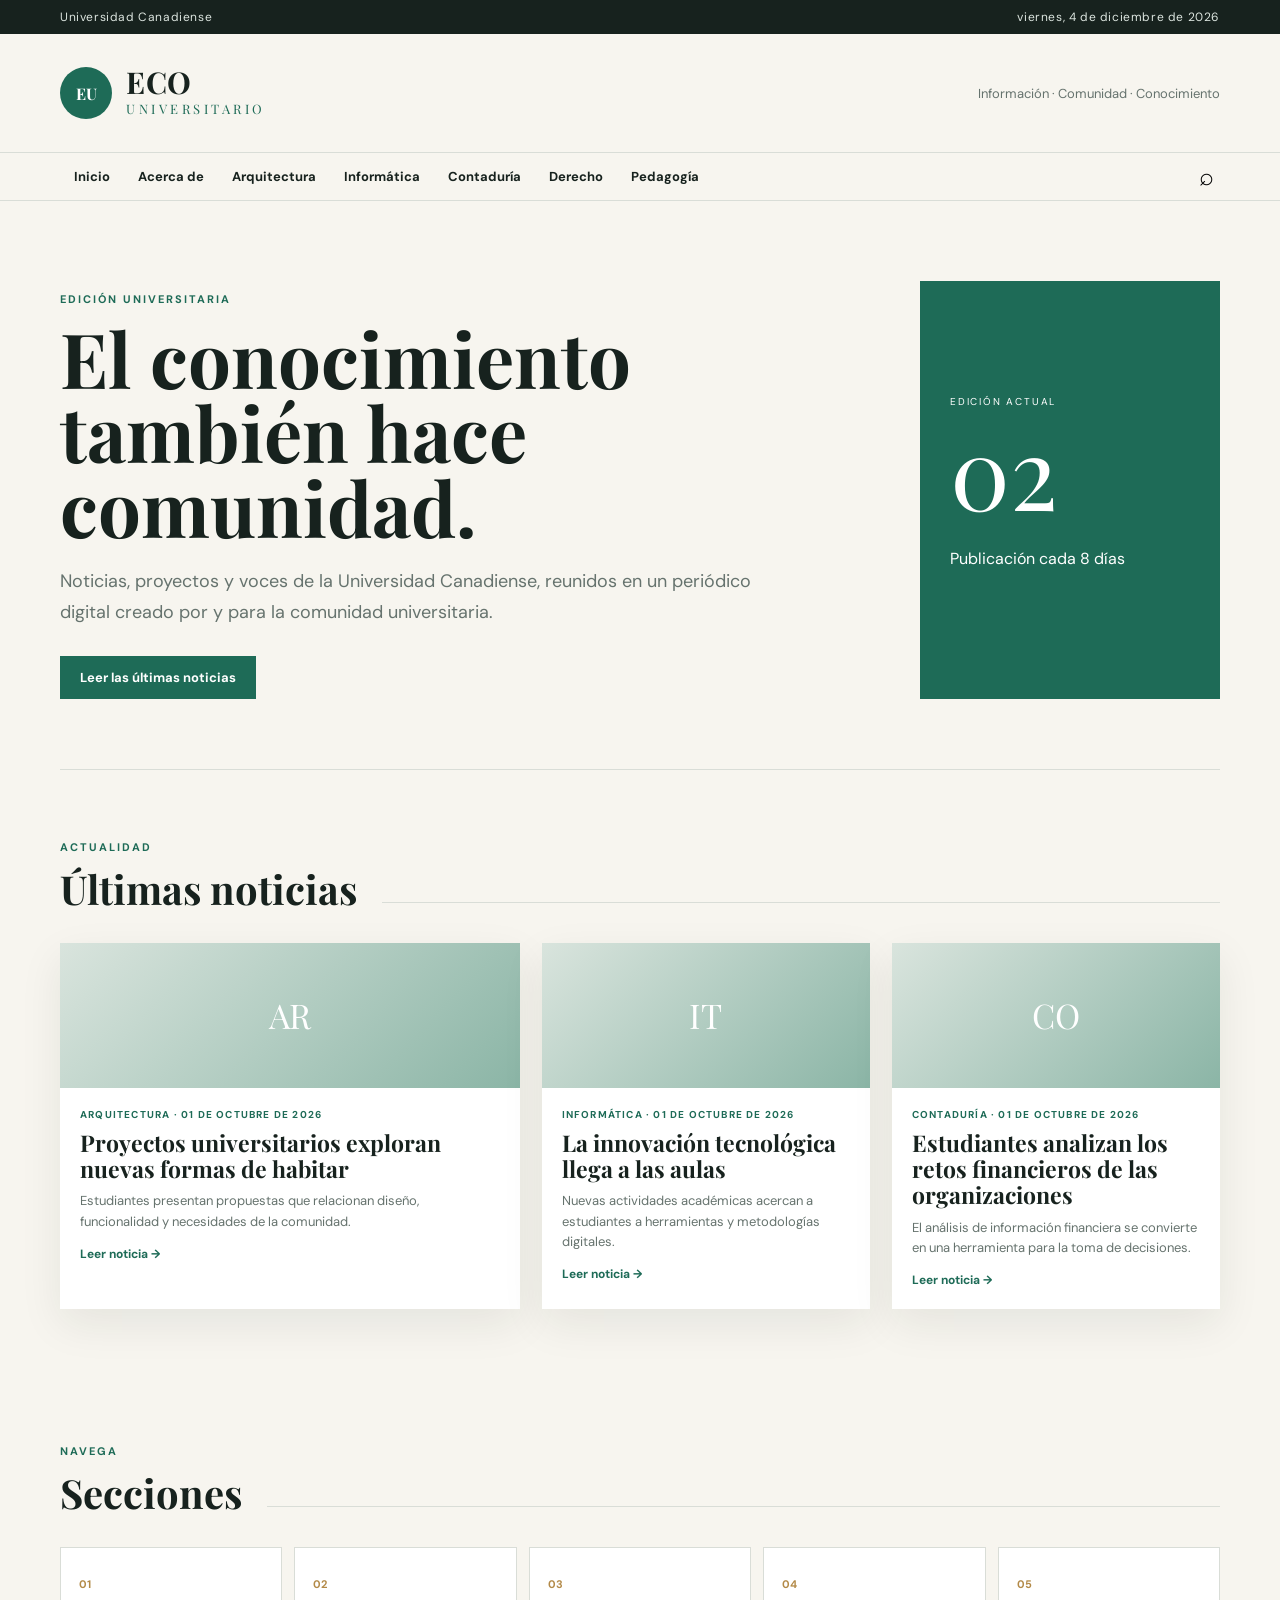
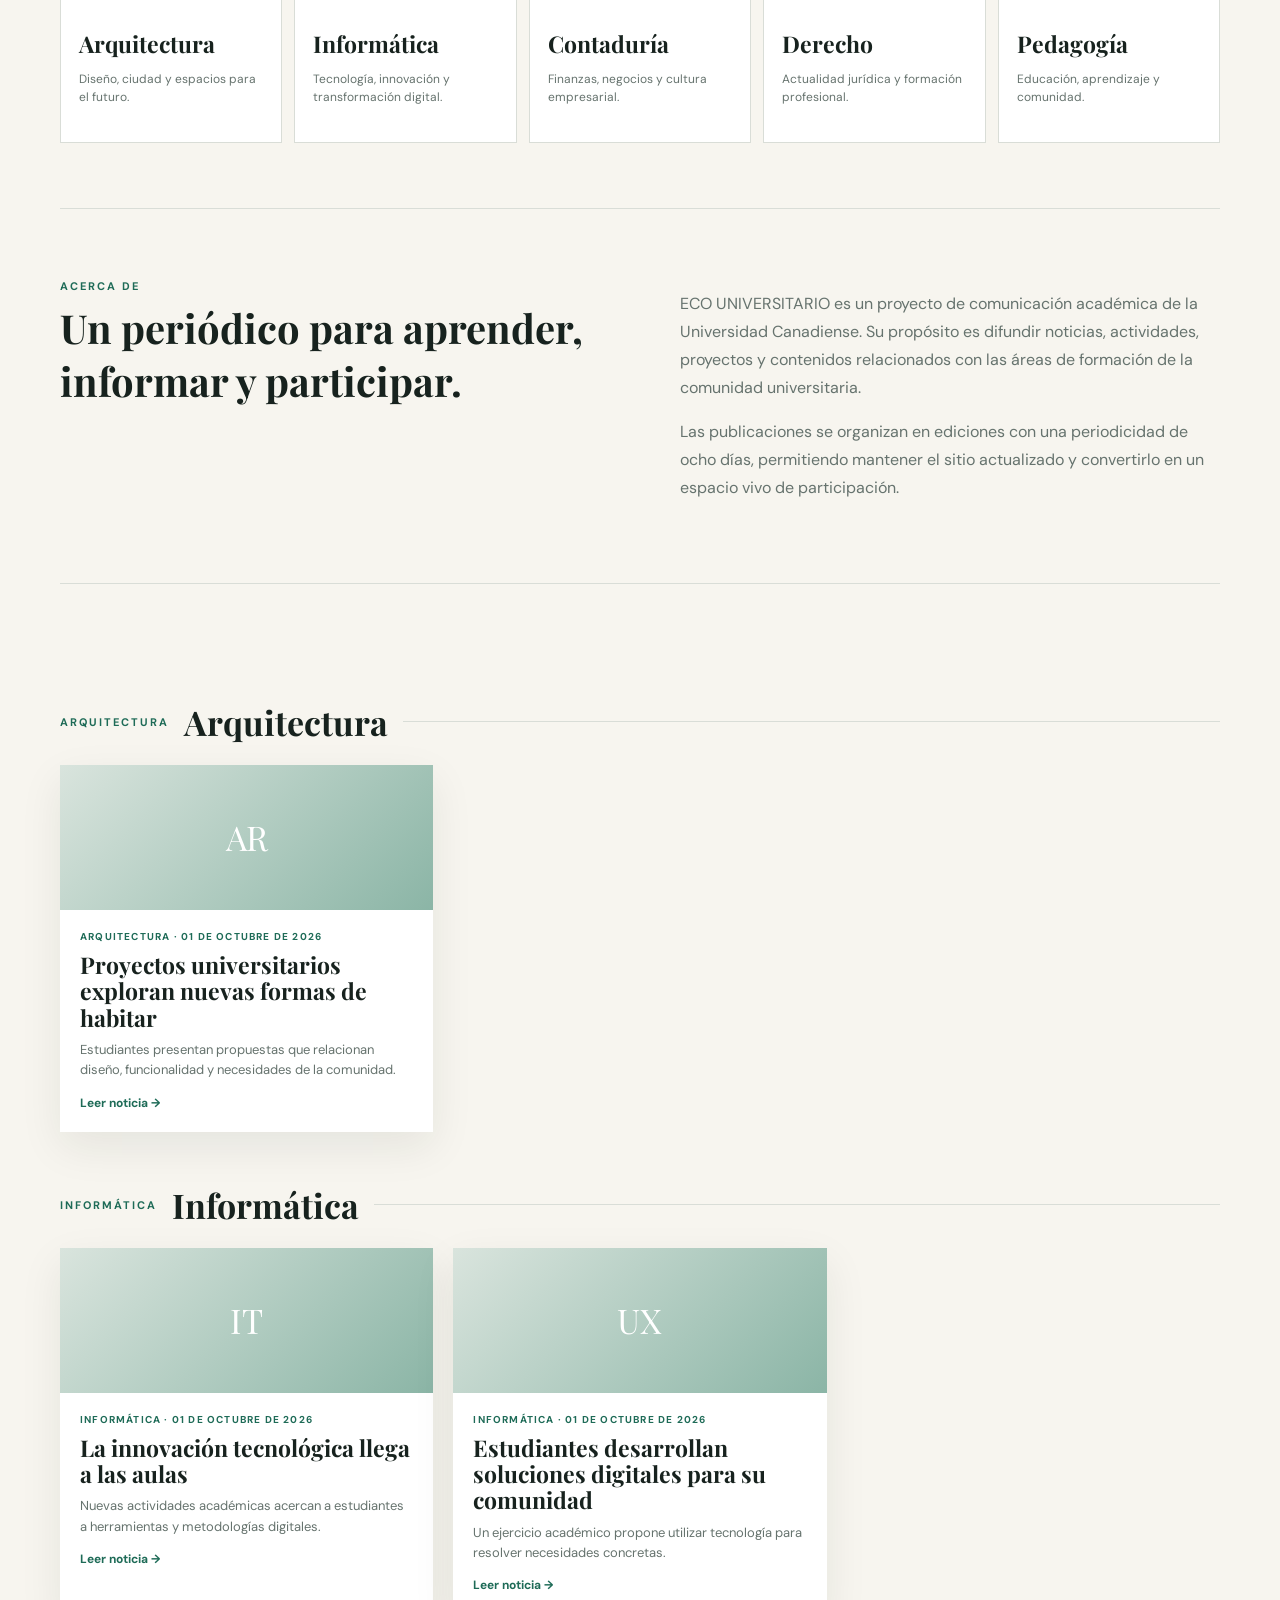
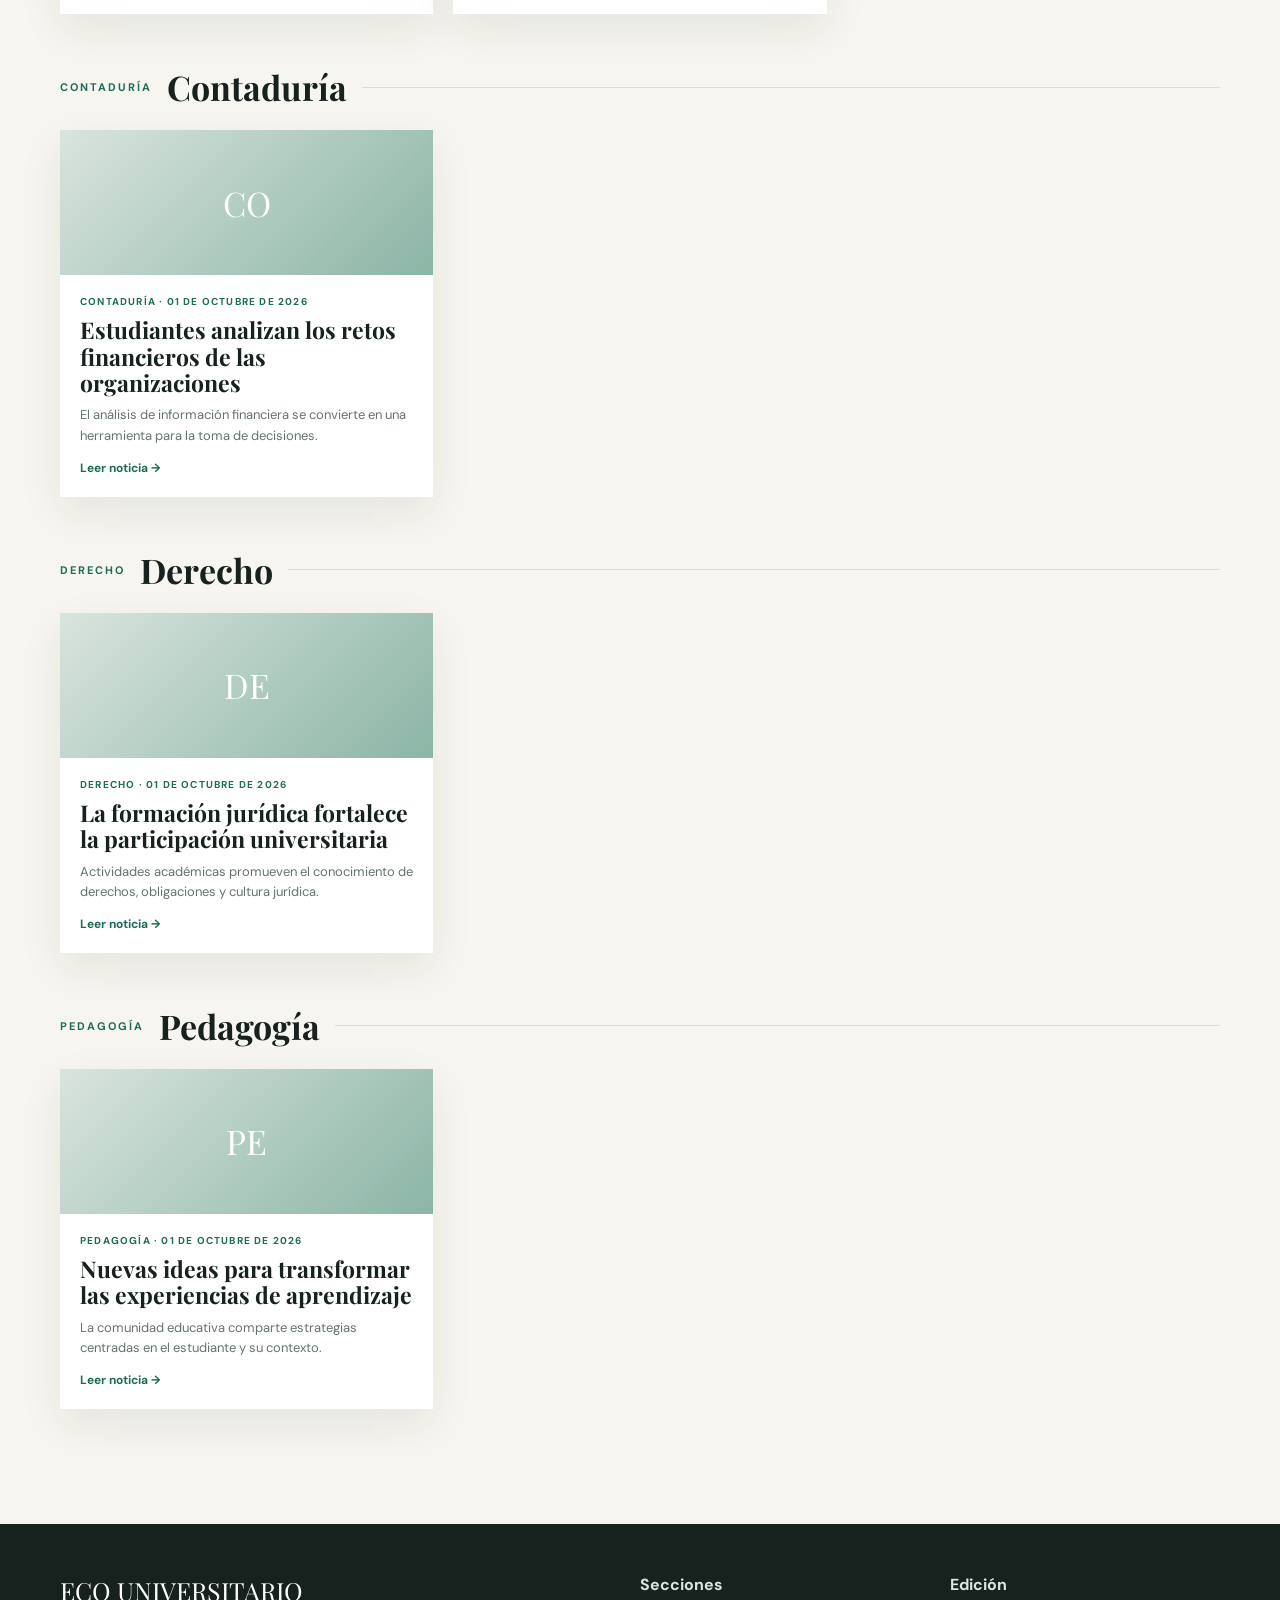
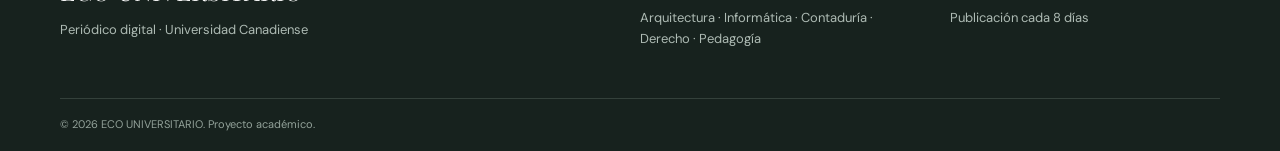
<file: index.html>
<!DOCTYPE html>
<html lang="es">
<head>
  <meta charset="UTF-8">
  <meta name="viewport" content="width=device-width, initial-scale=1.0">
  <meta name="description" content="ECO UNIVERSITARIO - Periódico digital de la Universidad Canadiense.">
  <title>ECO UNIVERSITARIO | Universidad Canadiense</title>
  <link rel="preconnect" href="https://fonts.googleapis.com">
  <link rel="preconnect" href="https://fonts.gstatic.com" crossorigin>
  <link href="https://fonts.googleapis.com/css2?family=DM+Sans:wght@400;500;700&family=Playfair+Display:wght@600;700;800&display=swap" rel="stylesheet">
  <link rel="stylesheet" href="styles.css">
</head>
<body>
<header class="site-header">
  <div class="topbar">
    <div class="container topbar-inner">
      <span>Universidad Canadiense</span>
      <span id="today"></span>
    </div>
  </div>
  <div class="container masthead">
    <button class="menu-toggle" id="menuToggle" aria-label="Abrir menú">☰</button>
    <a class="brand" href="#inicio" aria-label="ECO UNIVERSITARIO">
      <span class="brand-mark">EU</span>
      <span><strong>ECO</strong><em>UNIVERSITARIO</em></span>
    </a>
    <div class="masthead-tag">Información · Comunidad · Conocimiento</div>
  </div>
  <nav class="nav" id="mainNav">
    <div class="container nav-inner">
      <a href="#inicio">Inicio</a>
      <a href="#acerca">Acerca de</a>
      <a href="#arquitectura">Arquitectura</a>
      <a href="#informatica">Informática</a>
      <a href="#contaduria">Contaduría</a>
      <a href="#derecho">Derecho</a>
      <a href="#pedagogia">Pedagogía</a>
      <button id="searchBtn" class="search-button" aria-label="Buscar">⌕</button>
    </div>
  </nav>
</header>

<main id="inicio">
  <section class="hero container">
    <div class="hero-copy">
      <p class="eyebrow">EDICIÓN UNIVERSITARIA</p>
      <h1>El conocimiento también hace comunidad.</h1>
      <p class="lead">Noticias, proyectos y voces de la Universidad Canadiense, reunidos en un periódico digital creado por y para la comunidad universitaria.</p>
      <a href="#ultimas" class="button">Leer las últimas noticias</a>
    </div>
    <div class="hero-card">
      <span class="hero-label">EDICIÓN ACTUAL</span>
      <div class="hero-number" id="editionNumber">01</div>
      <p>Publicación cada 8 días</p>
    </div>
  </section>

  <section class="container section-block" id="ultimas">
    <div class="section-heading">
      <div><span class="eyebrow">ACTUALIDAD</span><h2>Últimas noticias</h2></div>
      <span class="rule"></span>
    </div>
    <div id="featuredGrid" class="featured-grid"></div>
  </section>

  <section class="container section-block" id="secciones">
    <div class="section-heading">
      <div><span class="eyebrow">NAVEGA</span><h2>Secciones</h2></div>
      <span class="rule"></span>
    </div>
    <div class="section-grid">
      <a class="section-card arquitectura" href="#arquitectura"><span>01</span><h3>Arquitectura</h3><p>Diseño, ciudad y espacios para el futuro.</p></a>
      <a class="section-card informatica" href="#informatica"><span>02</span><h3>Informática</h3><p>Tecnología, innovación y transformación digital.</p></a>
      <a class="section-card contaduria" href="#contaduria"><span>03</span><h3>Contaduría</h3><p>Finanzas, negocios y cultura empresarial.</p></a>
      <a class="section-card derecho" href="#derecho"><span>04</span><h3>Derecho</h3><p>Actualidad jurídica y formación profesional.</p></a>
      <a class="section-card pedagogia" href="#pedagogia"><span>05</span><h3>Pedagogía</h3><p>Educación, aprendizaje y comunidad.</p></a>
    </div>
  </section>

  <section class="container about section-block" id="acerca">
    <div>
      <span class="eyebrow">ACERCA DE</span>
      <h2>Un periódico para aprender, informar y participar.</h2>
    </div>
    <div>
      <p>ECO UNIVERSITARIO es un proyecto de comunicación académica de la Universidad Canadiense. Su propósito es difundir noticias, actividades, proyectos y contenidos relacionados con las áreas de formación de la comunidad universitaria.</p>
      <p>Las publicaciones se organizan en ediciones con una periodicidad de ocho días, permitiendo mantener el sitio actualizado y convertirlo en un espacio vivo de participación.</p>
    </div>
  </section>

  <section class="container section-block categories">
    <div id="categorySections"></div>
  </section>
</main>

<div class="search-overlay" id="searchOverlay" aria-hidden="true">
  <div class="search-box">
    <button id="closeSearch" class="close" aria-label="Cerrar">×</button>
    <span class="eyebrow">BUSCAR EN ECO UNIVERSITARIO</span>
    <input id="searchInput" type="search" placeholder="Escribe una palabra o tema...">
    <div id="searchResults"></div>
  </div>
</div>

<div class="article-overlay" id="articleOverlay" aria-hidden="true">
  <article class="article-modal">
    <button id="closeArticle" class="close" aria-label="Cerrar">×</button>
    <div id="articleContent"></div>
  </article>
</div>

<footer>
  <div class="container footer-grid">
    <div><div class="footer-brand">ECO UNIVERSITARIO</div><p>Periódico digital · Universidad Canadiense</p></div>
    <div><strong>Secciones</strong><p>Arquitectura · Informática · Contaduría · Derecho · Pedagogía</p></div>
    <div><strong>Edición</strong><p>Publicación cada 8 días</p></div>
  </div>
  <div class="container copyright">© <span id="year"></span> ECO UNIVERSITARIO. Proyecto académico.</div>
</footer>

<script src="app.js"></script>
</body>
</html>
</file>
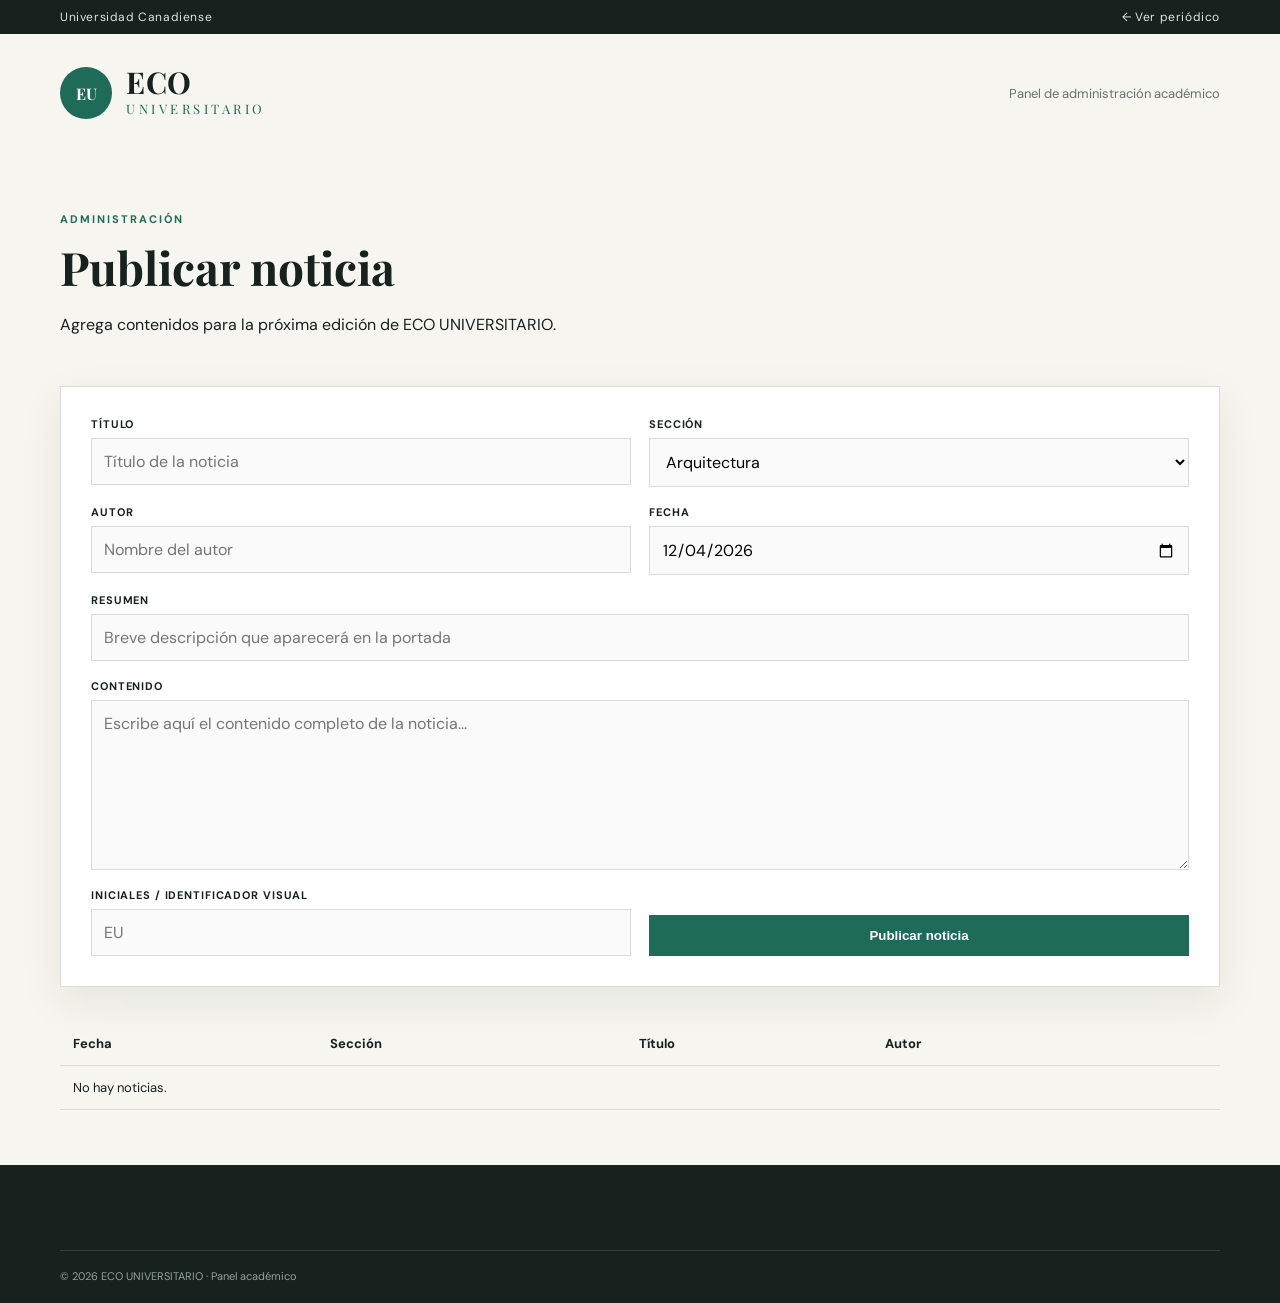
<file: admin.html>
<!DOCTYPE html>
<html lang="es">
<head>
<meta charset="UTF-8"><meta name="viewport" content="width=device-width, initial-scale=1.0">
<title>Administración | ECO UNIVERSITARIO</title>
<link rel="preconnect" href="https://fonts.googleapis.com"><link rel="preconnect" href="https://fonts.gstatic.com" crossorigin>
<link href="https://fonts.googleapis.com/css2?family=DM+Sans:wght@400;500;700&family=Playfair+Display:wght@600;700;800&display=swap" rel="stylesheet">
<link rel="stylesheet" href="styles.css">
<style>
.admin{padding:55px 0}.admin-head{display:flex;justify-content:space-between;align-items:end;margin-bottom:35px}
.admin h1{font-family:"Playfair Display";font-size:46px;margin:8px 0}.panel{background:#fff;border:1px solid var(--line);padding:30px;box-shadow:var(--shadow)}
form{display:grid;grid-template-columns:1fr 1fr;gap:18px}.field{display:flex;flex-direction:column;gap:7px}.field.full{grid-column:1/-1}
label{font-size:11px;font-weight:700;letter-spacing:.08em;text-transform:uppercase}
input,select,textarea{font:inherit;padding:12px;border:1px solid var(--line);background:#fafafa}textarea{min-height:170px;resize:vertical}
button.primary{border:0;background:var(--accent);color:#fff;padding:13px 20px;font-weight:700;cursor:pointer}.notice{margin-top:20px;padding:12px;background:#edf5f0;color:var(--accent-dark);display:none}
.table-wrap{overflow:auto;margin-top:35px}.admin-table{width:100%;border-collapse:collapse;min-width:700px}.admin-table th,.admin-table td{text-align:left;padding:13px;border-bottom:1px solid var(--line);font-size:13px}.delete{border:0;background:none;color:#a33;cursor:pointer;font-weight:700}
@media(max-width:650px){form{grid-template-columns:1fr}.field.full{grid-column:auto}.admin h1{font-size:38px}}
</style>
</head>
<body>
<header class="site-header"><div class="topbar"><div class="container topbar-inner"><span>Universidad Canadiense</span><a href="index.html">← Ver periódico</a></div></div>
<div class="container masthead"><a class="brand" href="index.html"><span class="brand-mark">EU</span><span><strong>ECO</strong><em>UNIVERSITARIO</em></span></a><div class="masthead-tag">Panel de administración académico</div></div></header>
<main class="container admin">
<div class="admin-head"><div><span class="eyebrow">ADMINISTRACIÓN</span><h1>Publicar noticia</h1><p>Agrega contenidos para la próxima edición de ECO UNIVERSITARIO.</p></div></div>
<div class="panel">
<form id="newsForm">
<div class="field"><label for="title">Título</label><input id="title" required maxlength="120" placeholder="Título de la noticia"></div>
<div class="field"><label for="section">Sección</label><select id="section" required><option>Arquitectura</option><option>Informática</option><option>Contaduría</option><option>Derecho</option><option>Pedagogía</option></select></div>
<div class="field"><label for="author">Autor</label><input id="author" required placeholder="Nombre del autor"></div>
<div class="field"><label for="date">Fecha</label><input id="date" type="date" required></div>
<div class="field full"><label for="excerpt">Resumen</label><input id="excerpt" required maxlength="220" placeholder="Breve descripción que aparecerá en la portada"></div>
<div class="field full"><label for="body">Contenido</label><textarea id="body" required placeholder="Escribe aquí el contenido completo de la noticia..."></textarea></div>
<div class="field"><label for="image">Iniciales / identificador visual</label><input id="image" maxlength="4" placeholder="EU"></div>
<div class="field" style="justify-content:end"><button class="primary" type="submit">Publicar noticia</button></div>
</form>
<div class="notice" id="notice">Noticia publicada correctamente en este navegador.</div>
</div>
<div class="table-wrap"><table class="admin-table"><thead><tr><th>Fecha</th><th>Sección</th><th>Título</th><th>Autor</th><th></th></tr></thead><tbody id="newsTable"></tbody></table></div>
</main>
<footer><div class="container copyright">© <span id="year"></span> ECO UNIVERSITARIO · Panel académico</div></footer>
<script>
const KEY="eco_universitario_noticias_v1";
const get=()=>{try{return JSON.parse(localStorage.getItem(KEY))||[]}catch(e){return[]}};
const set=x=>localStorage.setItem(KEY,JSON.stringify(x));
const esc=s=>String(s).replace(/[&<>"']/g,m=>({"&":"&amp;","<":"&lt;",">":"&gt;",'"':"&quot;","'":"&#039;"}[m]));
function render(){document.getElementById("newsTable").innerHTML=get().sort((a,b)=>b.date.localeCompare(a.date)).map(n=>`<tr><td>${esc(n.date)}</td><td>${esc(n.section)}</td><td>${esc(n.title)}</td><td>${esc(n.author)}</td><td><button class="delete" data-id="${n.id}">Eliminar</button></td></tr>`).join("")||"<tr><td colspan='5'>No hay noticias.</td></tr>";document.querySelectorAll(".delete").forEach(b=>b.onclick=()=>{set(get().filter(n=>n.id!==Number(b.dataset.id)));render()})}
document.getElementById("date").value=new Date().toISOString().slice(0,10);
document.getElementById("newsForm").onsubmit=e=>{e.preventDefault();const n=get();n.push({id:Date.now(),title:title.value,section:section.value,author:author.value,date:date.value,excerpt:excerpt.value,body:body.value,image:image.value||"EU"});set(n);e.target.reset();date.value=new Date().toISOString().slice(0,10);notice.style.display="block";setTimeout(()=>notice.style.display="none",2500);render()};
year.textContent=new Date().getFullYear();render();
</script>
</body>
</html>
</file>
<file: styles.css>
:root{
  --ink:#17221e; --muted:#66736e; --paper:#f7f5ef; --white:#fff;
  --accent:#1e6b57; --accent-dark:#124536; --line:#d9ddd7; --gold:#b38a48;
  --shadow:0 15px 40px rgba(23,34,30,.08);
}
*{box-sizing:border-box}
html{scroll-behavior:smooth}
body{margin:0;background:var(--paper);color:var(--ink);font-family:"DM Sans",sans-serif}
a{color:inherit;text-decoration:none}
.container{width:min(1160px,calc(100% - 40px));margin:auto}
.topbar{background:var(--ink);color:#dce5df;font-size:12px;letter-spacing:.05em}
.topbar-inner{display:flex;justify-content:space-between;padding:9px 0}
.masthead{min-height:118px;display:flex;align-items:center;justify-content:space-between;gap:20px}
.brand{display:flex;align-items:center;gap:14px}
.brand-mark{display:grid;place-items:center;width:52px;height:52px;background:var(--accent);color:white;border-radius:50%;font-family:"Playfair Display";font-weight:700}
.brand strong,.brand em{display:block;font-family:"Playfair Display";font-style:normal}
.brand strong{font-size:30px;line-height:.8;letter-spacing:.02em}
.brand em{font-size:13px;letter-spacing:.27em;margin-top:6px;color:var(--accent)}
.masthead-tag{color:var(--muted);font-size:13px}
.menu-toggle{display:none;background:none;border:0;font-size:24px}
.nav{border-top:1px solid var(--line);border-bottom:1px solid var(--line);background:rgba(247,245,239,.95);position:sticky;top:0;z-index:10}
.nav-inner{display:flex;align-items:center;gap:0}
.nav a{padding:15px 14px;font-size:13px;font-weight:700}
.nav a:hover{color:var(--accent)}
.search-button{margin-left:auto;border:0;background:none;font-size:25px;cursor:pointer}
.hero{display:grid;grid-template-columns:1fr 300px;gap:40px;padding:80px 0 70px;border-bottom:1px solid var(--line)}
.eyebrow{color:var(--accent);font-weight:700;font-size:11px;letter-spacing:.18em}
.hero h1{font-family:"Playfair Display";font-size:clamp(44px,6vw,76px);line-height:.98;margin:15px 0 22px;max-width:760px}
.lead{font-size:18px;line-height:1.7;max-width:700px;color:var(--muted)}
.button{display:inline-block;background:var(--accent);color:white;padding:13px 20px;margin-top:10px;font-weight:700;font-size:13px}
.button:hover{background:var(--accent-dark)}
.hero-card{background:var(--accent);color:white;padding:30px;display:flex;flex-direction:column;justify-content:center;min-height:260px}
.hero-label{font-size:10px;letter-spacing:.18em}
.hero-number{font-family:"Playfair Display";font-size:100px;line-height:1;margin:12px 0}
.section-block{padding:65px 0}
.section-heading{display:flex;align-items:end;gap:25px;margin-bottom:28px}
.section-heading h2,.about h2{font-family:"Playfair Display";font-size:40px;margin:6px 0 0}
.rule{height:1px;background:var(--line);flex:1;margin-bottom:12px}
.featured-grid{display:grid;grid-template-columns:1.4fr 1fr 1fr;gap:22px}
.news-card{background:white;box-shadow:var(--shadow);min-height:260px;display:flex;flex-direction:column;overflow:hidden}
.news-image{height:145px;background:linear-gradient(135deg,#d9e4dd,#8bb5a6);display:grid;place-items:center;font-family:"Playfair Display";font-size:34px;color:#fff}
.news-body{padding:20px}
.news-meta{font-size:10px;text-transform:uppercase;letter-spacing:.12em;color:var(--accent);font-weight:700}
.news-card h3{font-family:"Playfair Display";font-size:23px;line-height:1.15;margin:9px 0}
.news-card p{color:var(--muted);font-size:13px;line-height:1.55;margin:0}
.read{display:inline-block;color:var(--accent);font-size:12px;font-weight:700;margin-top:14px}
.section-grid{display:grid;grid-template-columns:repeat(5,1fr);gap:12px}
.section-card{padding:24px 18px;min-height:190px;background:white;border:1px solid var(--line);transition:.2s}
.section-card:hover{transform:translateY(-4px);box-shadow:var(--shadow)}
.section-card span{font-size:11px;color:var(--gold);font-weight:700}
.section-card h3{font-family:"Playfair Display";font-size:23px;margin:35px 0 8px}
.section-card p{font-size:12px;color:var(--muted);line-height:1.45}
.about{display:grid;grid-template-columns:1fr 1fr;gap:80px;border-top:1px solid var(--line);border-bottom:1px solid var(--line)}
.about p{color:var(--muted);line-height:1.75}
.category-block{margin:50px 0}
.category-title{display:flex;align-items:center;gap:15px}
.category-title h2{font-family:"Playfair Display";font-size:34px;margin:0}
.category-title .rule{margin-bottom:0}
.category-news{display:grid;grid-template-columns:repeat(3,1fr);gap:20px;margin-top:20px}
footer{background:var(--ink);color:#dce5df;padding:50px 0 20px}
.footer-grid{display:grid;grid-template-columns:2fr 1fr 1fr;gap:40px}
.footer-brand{font-family:"Playfair Display";font-size:25px;color:#fff}
footer p{color:#aebbb4;font-size:13px;line-height:1.6}
.copyright{border-top:1px solid #34413b;margin-top:35px;padding-top:18px;font-size:11px;color:#93a29a}
.search-overlay,.article-overlay{position:fixed;inset:0;background:rgba(10,18,14,.75);display:none;align-items:flex-start;justify-content:center;padding:8vh 20px;z-index:30}
.search-overlay.open,.article-overlay.open{display:flex}
.search-box,.article-modal{background:var(--paper);width:min(760px,100%);padding:40px;position:relative;max-height:84vh;overflow:auto}
.close{position:absolute;right:18px;top:12px;border:0;background:none;font-size:30px;cursor:pointer;color:var(--muted)}
.search-box input{width:100%;font:inherit;font-size:22px;padding:15px 0;border:0;border-bottom:2px solid var(--ink);background:none;outline:0;margin:25px 0}
.result{padding:14px 0;border-bottom:1px solid var(--line);cursor:pointer}
.result strong{font-family:"Playfair Display";font-size:19px}
.article-modal h1{font-family:"Playfair Display";font-size:44px;line-height:1.05}
.article-modal .article-meta{color:var(--accent);font-size:11px;font-weight:700;letter-spacing:.1em}
.article-modal p{font-size:16px;line-height:1.8;color:#48534e}
@media(max-width:900px){
  .masthead-tag{display:none}.nav-inner{overflow:auto}.nav a{white-space:nowrap}
  .hero{grid-template-columns:1fr}.hero-card{min-height:180px}
  .featured-grid,.category-news{grid-template-columns:1fr 1fr}.section-grid{grid-template-columns:repeat(2,1fr)}
  .about{grid-template-columns:1fr;gap:20px}
}
@media(max-width:620px){
  .container{width:min(100% - 28px,1160px)}
  .topbar-inner{font-size:10px}.menu-toggle{display:block}.masthead{min-height:82px}
  .brand strong{font-size:24px}.brand em{font-size:10px}.brand-mark{width:43px;height:43px}
  .nav{display:none}.nav.open{display:block}.nav-inner{display:grid;grid-template-columns:1fr 1fr}.nav a{padding:11px 8px}
  .search-button{margin:0;padding:10px}.hero{padding:55px 0}.hero h1{font-size:48px}
  .section-block{padding:45px 0}.section-heading h2{font-size:32px}.featured-grid,.category-news,.footer-grid{grid-template-columns:1fr}
  .section-grid{grid-template-columns:1fr 1fr}.about h2{font-size:32px}.search-box,.article-modal{padding:28px 20px}
  .article-modal h1{font-size:34px}
}
</file>
